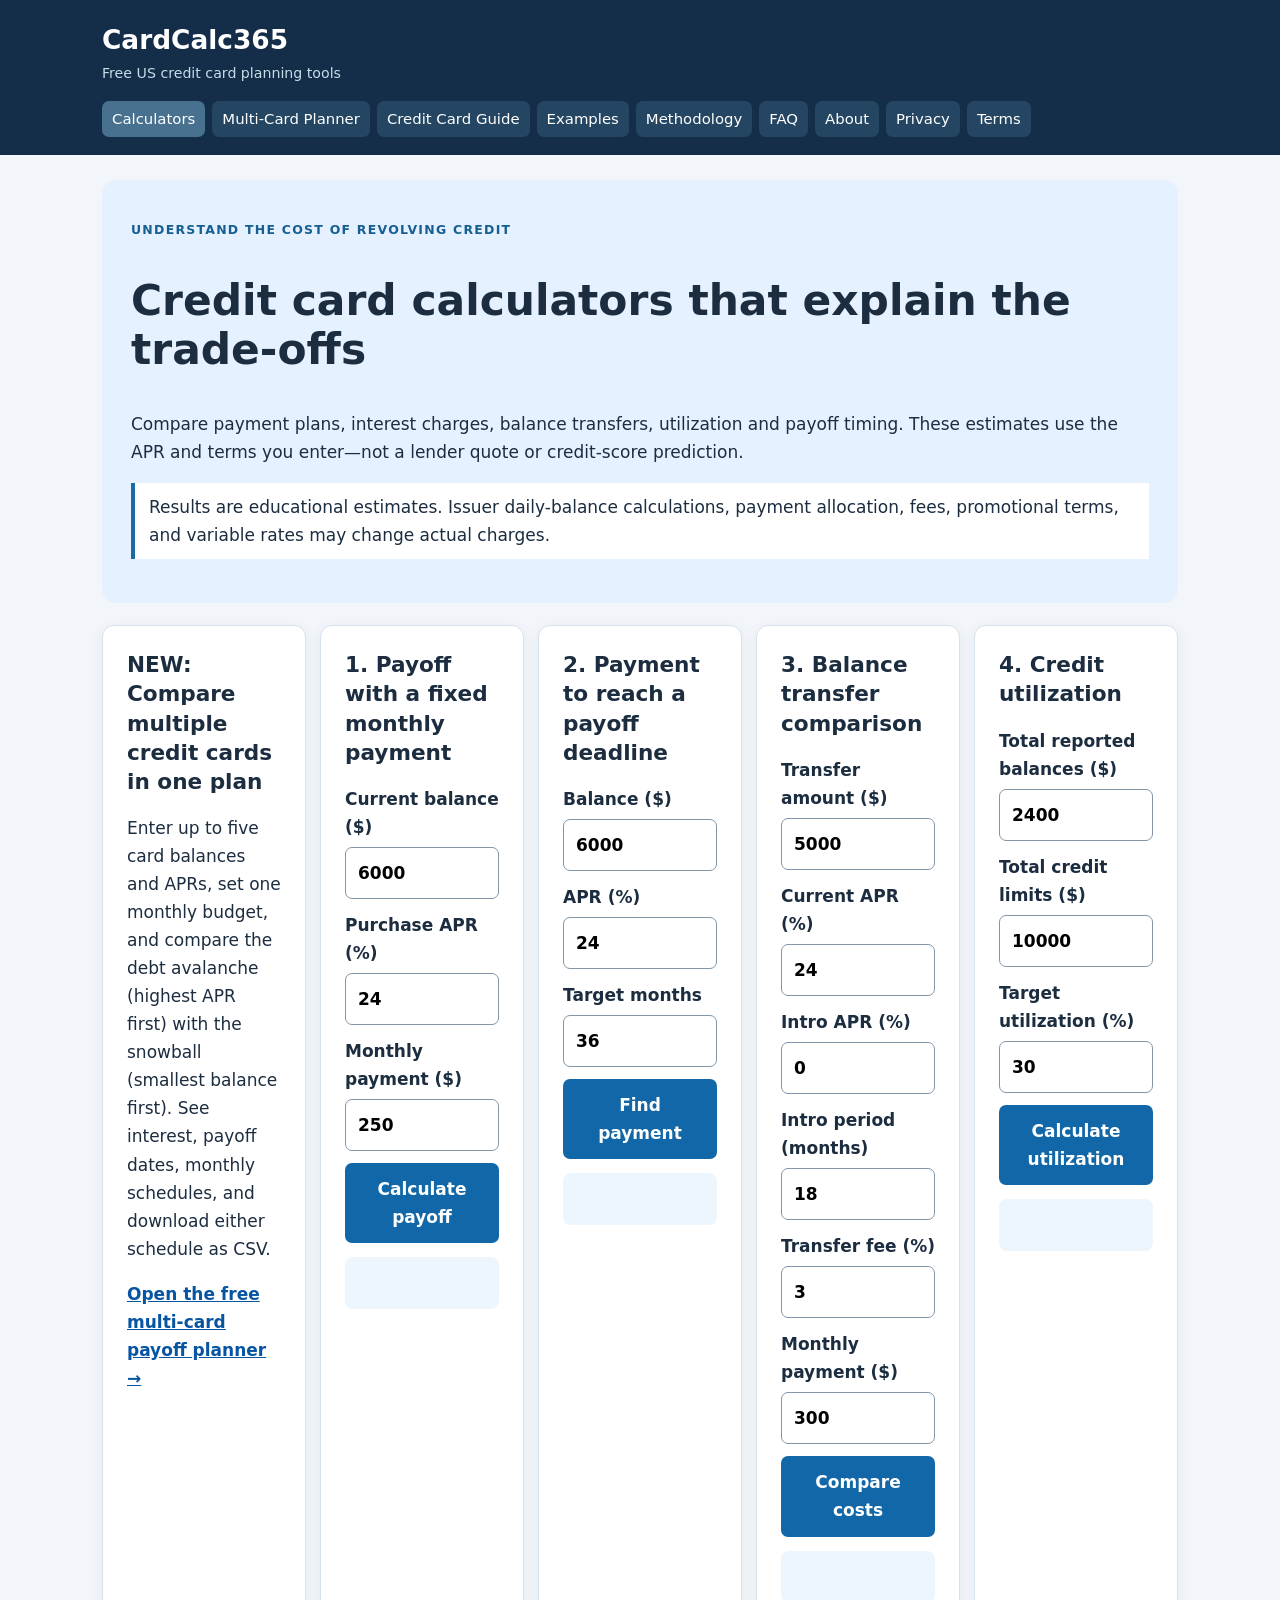
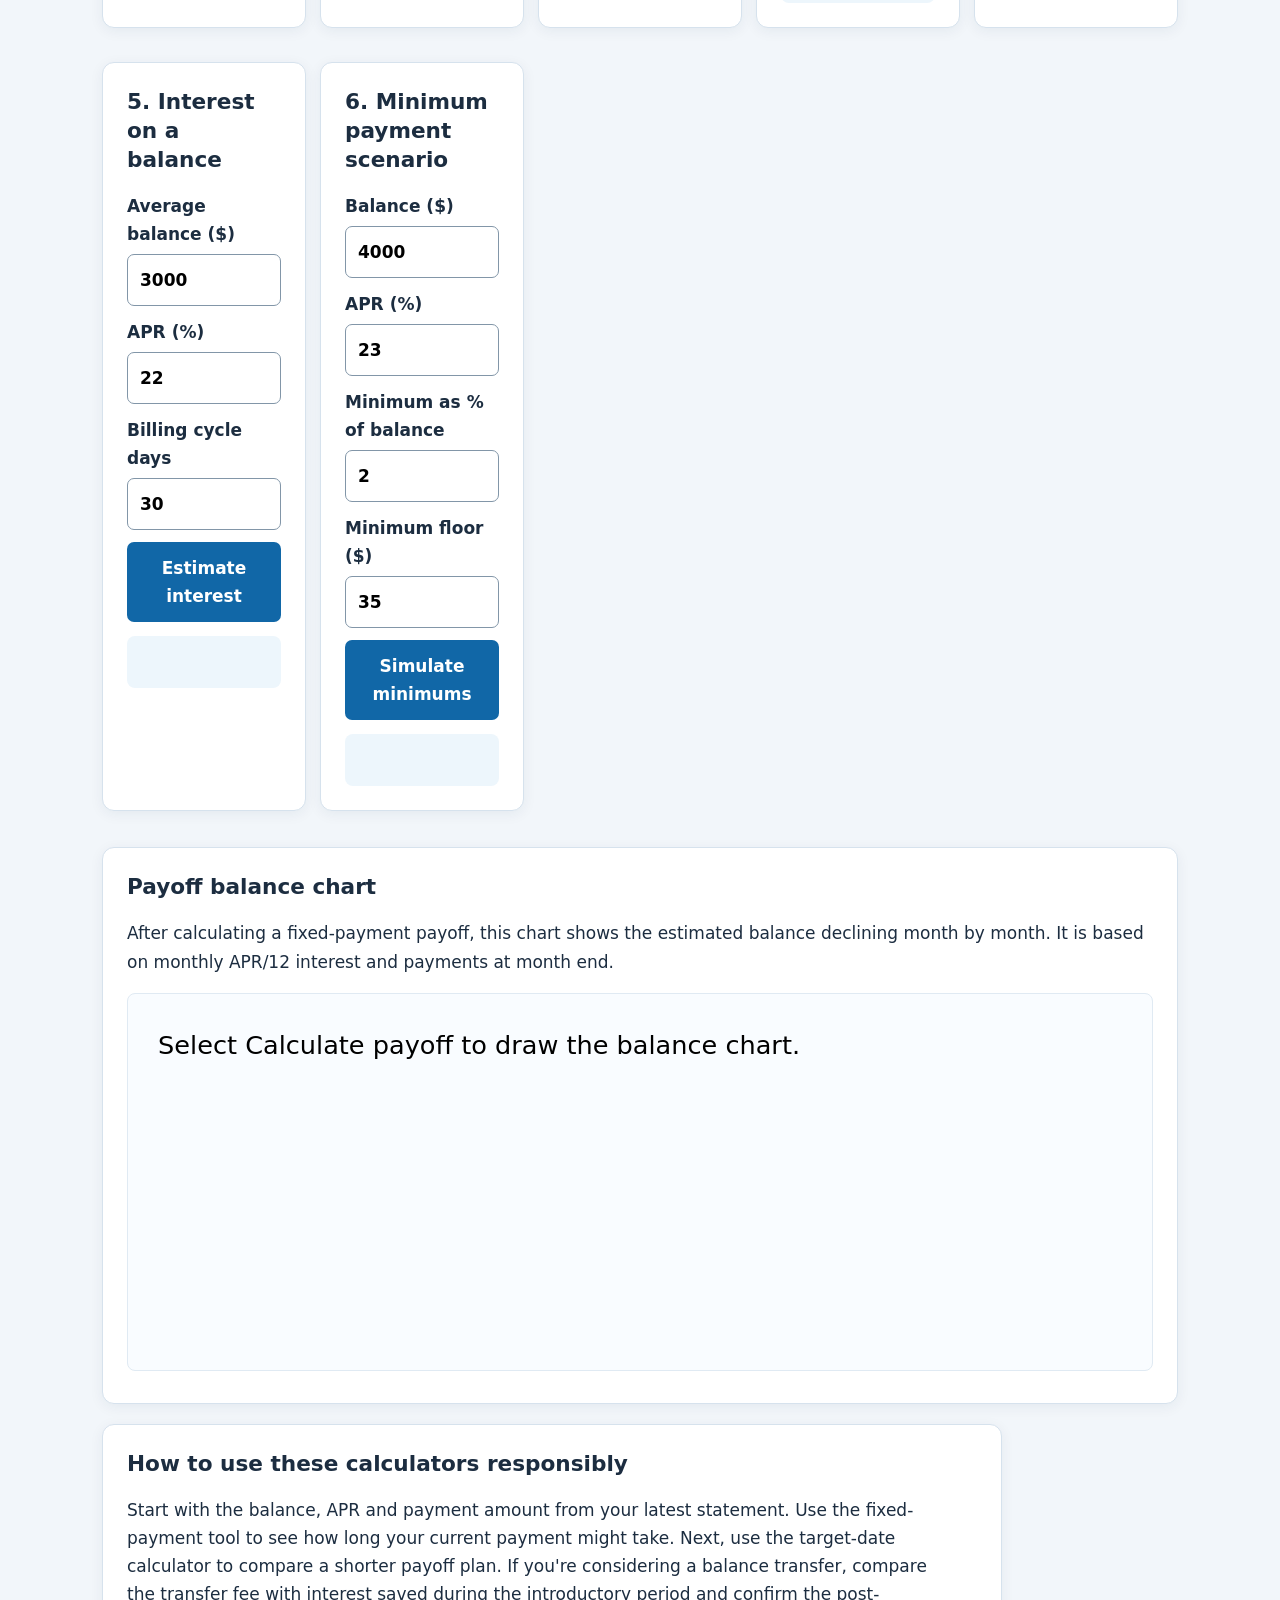
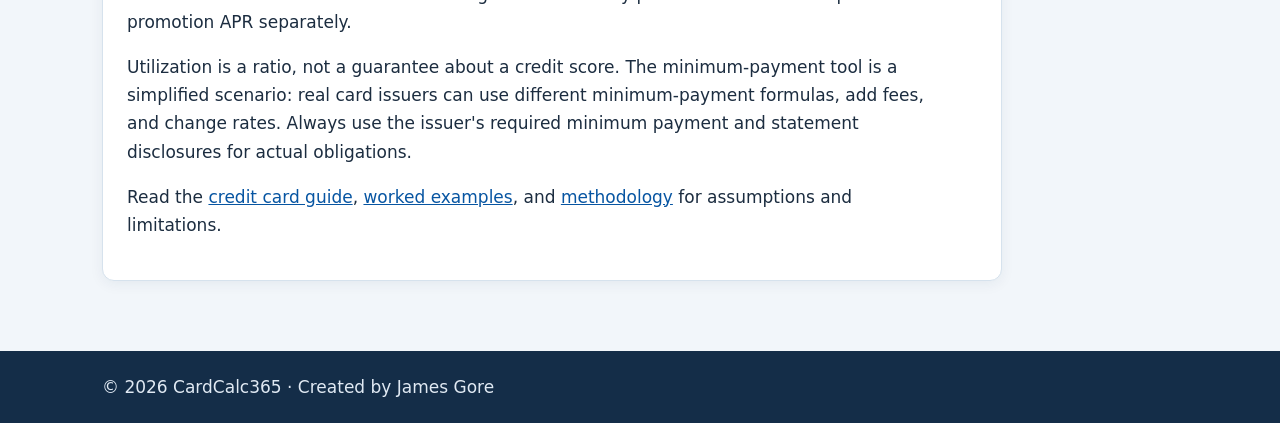
<file: index.html>
<!doctype html><html lang="en"><head><meta charset="utf-8"><meta name="viewport" content="width=device-width,initial-scale=1"><meta name="theme-color" content="#142d48"><title>Credit Card Payoff, Interest, Balance Transfer &amp; Utilization Calculators | CardCalc365</title><meta name="description" content="Six free credit card planning calculators with payoff charts and practical explanations."><link rel="canonical" href="https://cardcalc365.com/index.html"><link rel="stylesheet" href="style.css"><script async src="https://pagead2.googlesyndication.com/pagead/js/adsbygoogle.js?client=ca-pub-5287196493103465" crossorigin="anonymous"></script><script defer src="script.js"></script></head><body><a class="skip" href="#main">Skip to content</a><header><div class="wrap"><div class="brand"><a href="index.html">CardCalc365</a><small>Free US credit card planning tools</small></div><nav aria-label="Main navigation"><a href="index.html" aria-current="page">Calculators</a><a href="planner.html">Multi-Card Planner</a><a href="guide.html">Credit Card Guide</a><a href="examples.html">Examples</a><a href="methodology.html">Methodology</a><a href="faq.html">FAQ</a><a href="about.html">About</a><a href="privacy.html">Privacy</a><a href="terms.html">Terms</a></nav></div></header><main id="main" class="wrap"><section class="hero"><p class="eyebrow">Understand the cost of revolving credit</p><h1>Credit card calculators that explain the trade-offs</h1><p>Compare payment plans, interest charges, balance transfers, utilization and payoff timing. These estimates use the APR and terms you enter—not a lender quote or credit-score prediction.</p><p class="note">Results are educational estimates. Issuer daily-balance calculations, payment allocation, fees, promotional terms, and variable rates may change actual charges.</p></section>
<div class="grid tools">
<section class="panel article"><h2>NEW: Compare multiple credit cards in one plan</h2><p>Enter up to five card balances and APRs, set one monthly budget, and compare the debt avalanche (highest APR first) with the snowball (smallest balance first). See interest, payoff dates, monthly schedules, and download either schedule as CSV.</p><p><a href="planner.html"><strong>Open the free multi-card payoff planner →</strong></a></p></section><section class="panel"><h2>1. Payoff with a fixed monthly payment</h2><label>Current balance ($)<input id="pbal" type="number" min="0" step="0.01" value="6000"></label><label>Purchase APR (%)<input id="papr" type="number" min="0" max="100" step="0.01" value="24"></label><label>Monthly payment ($)<input id="ppay" type="number" min="0" step="0.01" value="250"></label><button data-calc="payoff">Calculate payoff</button><div class="result" id="payoff-result" aria-live="polite"></div></section>
<section class="panel"><h2>2. Payment to reach a payoff deadline</h2><label>Balance ($)<input id="tbal" type="number" min="0" value="6000"></label><label>APR (%)<input id="tapr" type="number" min="0" max="100" value="24"></label><label>Target months<input id="tmonths" type="number" min="1" max="600" value="36"></label><button data-calc="target">Find payment</button><div class="result" id="target-result" aria-live="polite"></div></section>
<section class="panel"><h2>3. Balance transfer comparison</h2><label>Transfer amount ($)<input id="bbal" type="number" min="0" value="5000"></label><label>Current APR (%)<input id="bapr" type="number" min="0" max="100" value="24"></label><label>Intro APR (%)<input id="bintro" type="number" min="0" max="100" value="0"></label><label>Intro period (months)<input id="bmonths" type="number" min="1" max="120" value="18"></label><label>Transfer fee (%)<input id="bfee" type="number" min="0" max="100" value="3"></label><label>Monthly payment ($)<input id="bpay" type="number" min="0" value="300"></label><button data-calc="transfer">Compare costs</button><div class="result" id="transfer-result" aria-live="polite"></div></section>
<section class="panel"><h2>4. Credit utilization</h2><label>Total reported balances ($)<input id="ubal" type="number" min="0" value="2400"></label><label>Total credit limits ($)<input id="ulimit" type="number" min="0" value="10000"></label><label>Target utilization (%)<input id="utarget" type="number" min="0" max="100" value="30"></label><button data-calc="util">Calculate utilization</button><div class="result" id="util-result" aria-live="polite"></div></section>
<section class="panel"><h2>5. Interest on a balance</h2><label>Average balance ($)<input id="ibal" type="number" min="0" value="3000"></label><label>APR (%)<input id="iapr" type="number" min="0" max="100" value="22"></label><label>Billing cycle days<input id="idays" type="number" min="1" max="62" value="30"></label><button data-calc="interest">Estimate interest</button><div class="result" id="interest-result" aria-live="polite"></div></section>
<section class="panel"><h2>6. Minimum payment scenario</h2><label>Balance ($)<input id="mbal" type="number" min="0" value="4000"></label><label>APR (%)<input id="mapr" type="number" min="0" max="100" value="23"></label><label>Minimum as % of balance<input id="mpct" type="number" min="0" max="100" value="2"></label><label>Minimum floor ($)<input id="mfloor" type="number" min="0" value="35"></label><button data-calc="minimum">Simulate minimums</button><div class="result" id="minimum-result" aria-live="polite"></div></section>
</div><section class="panel"><h2>Payoff balance chart</h2><p>After calculating a fixed-payment payoff, this chart shows the estimated balance declining month by month. It is based on monthly APR/12 interest and payments at month end.</p><svg id="chart" viewBox="0 0 680 250" role="img" aria-label="Remaining card balance over time"><text x="20" y="40">Select Calculate payoff to draw the balance chart.</text></svg></section>
<section class="panel article"><h2>How to use these calculators responsibly</h2><p>Start with the balance, APR and payment amount from your latest statement. Use the fixed-payment tool to see how long your current payment might take. Next, use the target-date calculator to compare a shorter payoff plan. If you're considering a balance transfer, compare the transfer fee with interest saved during the introductory period and confirm the post-promotion APR separately.</p><p>Utilization is a ratio, not a guarantee about a credit score. The minimum-payment tool is a simplified scenario: real card issuers can use different minimum-payment formulas, add fees, and change rates. Always use the issuer's required minimum payment and statement disclosures for actual obligations.</p><p>Read the <a href="guide.html">credit card guide</a>, <a href="examples.html">worked examples</a>, and <a href="methodology.html">methodology</a> for assumptions and limitations.</p></section></main><footer><div class="wrap">© <span class="year">2026</span> CardCalc365 · Created by James Gore</div></footer></body></html>
</file>
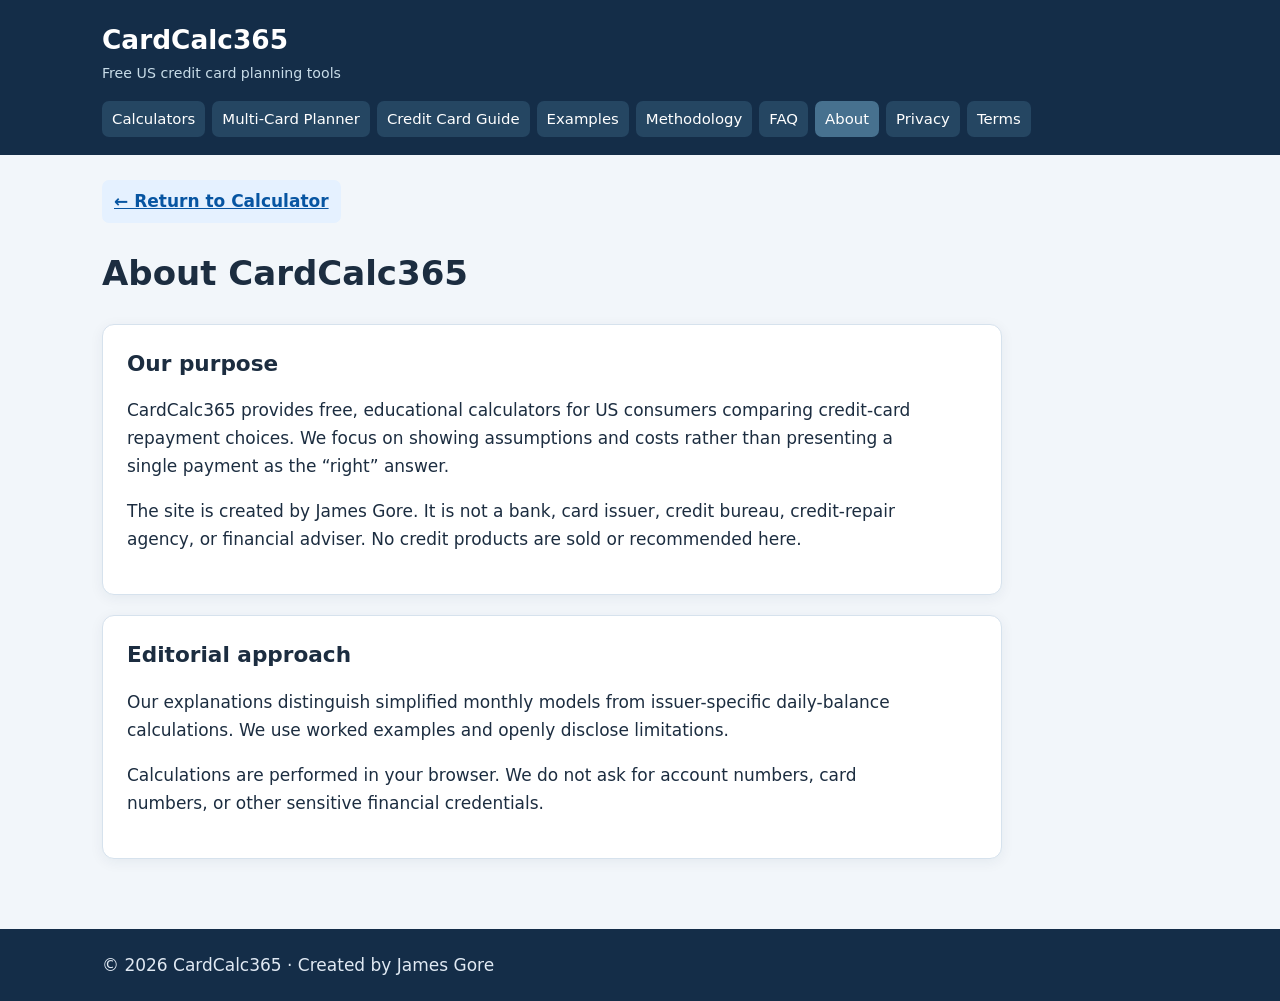
<file: about.html>
<!doctype html><html lang="en"><head><meta charset="utf-8"><meta name="viewport" content="width=device-width,initial-scale=1"><meta name="theme-color" content="#142d48"><title>About CardCalc365 | CardCalc365</title><meta name="description" content="Independent educational credit card calculators"><link rel="canonical" href="https://cardcalc365.com/about.html"><link rel="stylesheet" href="style.css"><script async src="https://pagead2.googlesyndication.com/pagead/js/adsbygoogle.js?client=ca-pub-5287196493103465" crossorigin="anonymous"></script><script defer src="script.js"></script></head><body><a class="skip" href="#main">Skip to content</a><header><div class="wrap"><div class="brand"><a href="index.html">CardCalc365</a><small>Free US credit card planning tools</small></div><nav aria-label="Main navigation"><a href="index.html">Calculators</a><a href="planner.html">Multi-Card Planner</a><a href="guide.html">Credit Card Guide</a><a href="examples.html">Examples</a><a href="methodology.html">Methodology</a><a href="faq.html">FAQ</a><a href="about.html" aria-current="page">About</a><a href="privacy.html">Privacy</a><a href="terms.html">Terms</a></nav></div></header><main id="main" class="wrap"><p class="return"><a href="index.html">← Return to Calculator</a></p><h1>About CardCalc365</h1><section class="panel article"><h2>Our purpose</h2><p>CardCalc365 provides free, educational calculators for US consumers comparing credit-card repayment choices. We focus on showing assumptions and costs rather than presenting a single payment as the “right” answer.</p><p>The site is created by James Gore. It is not a bank, card issuer, credit bureau, credit-repair agency, or financial adviser. No credit products are sold or recommended here.</p></section><section class="panel article"><h2>Editorial approach</h2><p>Our explanations distinguish simplified monthly models from issuer-specific daily-balance calculations. We use worked examples and openly disclose limitations.</p><p>Calculations are performed in your browser. We do not ask for account numbers, card numbers, or other sensitive financial credentials.</p></section></main><footer><div class="wrap">© <span class="year">2026</span> CardCalc365 · Created by James Gore</div></footer></body></html>
</file>
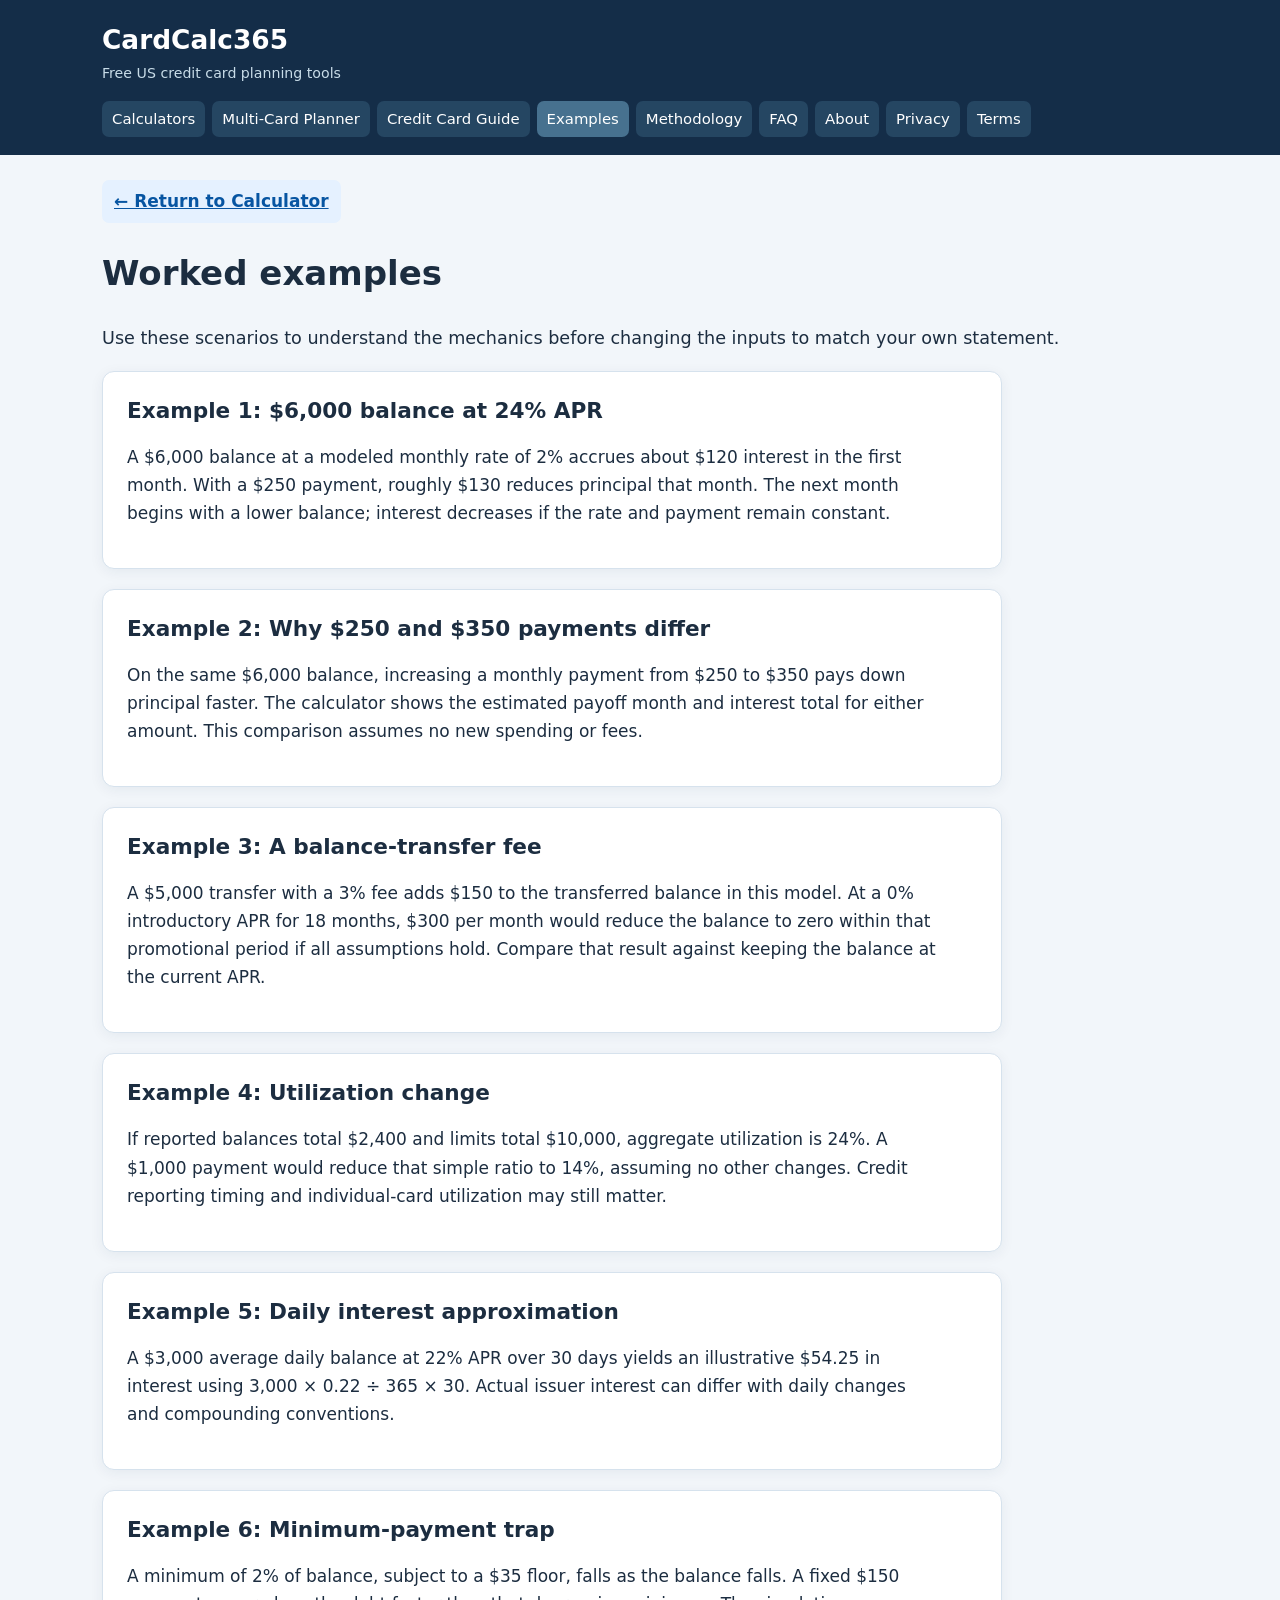
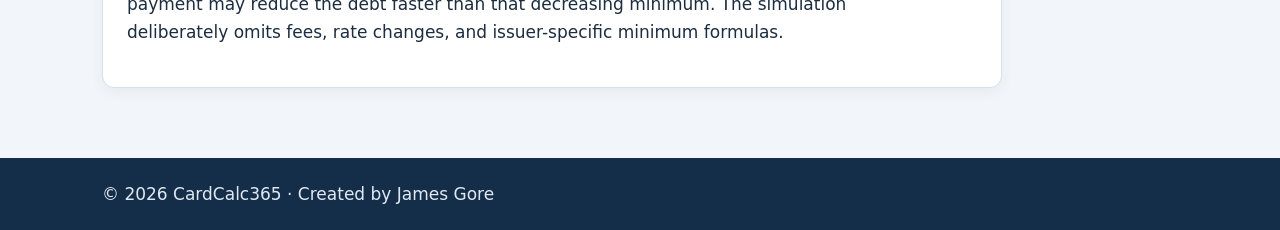
<file: examples.html>
<!doctype html><html lang="en"><head><meta charset="utf-8"><meta name="viewport" content="width=device-width,initial-scale=1"><meta name="theme-color" content="#142d48"><title>Worked Credit Card Examples | CardCalc365</title><meta name="description" content="Six practical examples of interest, payoff, transfers and utilization"><link rel="canonical" href="https://cardcalc365.com/examples.html"><link rel="stylesheet" href="style.css"><script async src="https://pagead2.googlesyndication.com/pagead/js/adsbygoogle.js?client=ca-pub-5287196493103465" crossorigin="anonymous"></script><script defer src="script.js"></script></head><body><a class="skip" href="#main">Skip to content</a><header><div class="wrap"><div class="brand"><a href="index.html">CardCalc365</a><small>Free US credit card planning tools</small></div><nav aria-label="Main navigation"><a href="index.html">Calculators</a><a href="planner.html">Multi-Card Planner</a><a href="guide.html">Credit Card Guide</a><a href="examples.html" aria-current="page">Examples</a><a href="methodology.html">Methodology</a><a href="faq.html">FAQ</a><a href="about.html">About</a><a href="privacy.html">Privacy</a><a href="terms.html">Terms</a></nav></div></header><main id="main" class="wrap"><p class="return"><a href="index.html">← Return to Calculator</a></p><h1>Worked examples</h1><p class="lede">Use these scenarios to understand the mechanics before changing the inputs to match your own statement.</p><section class="panel article"><h2>Example 1: $6,000 balance at 24% APR</h2><p>A $6,000 balance at a modeled monthly rate of 2% accrues about $120 interest in the first month. With a $250 payment, roughly $130 reduces principal that month. The next month begins with a lower balance; interest decreases if the rate and payment remain constant.</p></section><section class="panel article"><h2>Example 2: Why $250 and $350 payments differ</h2><p>On the same $6,000 balance, increasing a monthly payment from $250 to $350 pays down principal faster. The calculator shows the estimated payoff month and interest total for either amount. This comparison assumes no new spending or fees.</p></section><section class="panel article"><h2>Example 3: A balance-transfer fee</h2><p>A $5,000 transfer with a 3% fee adds $150 to the transferred balance in this model. At a 0% introductory APR for 18 months, $300 per month would reduce the balance to zero within that promotional period if all assumptions hold. Compare that result against keeping the balance at the current APR.</p></section><section class="panel article"><h2>Example 4: Utilization change</h2><p>If reported balances total $2,400 and limits total $10,000, aggregate utilization is 24%. A $1,000 payment would reduce that simple ratio to 14%, assuming no other changes. Credit reporting timing and individual-card utilization may still matter.</p></section><section class="panel article"><h2>Example 5: Daily interest approximation</h2><p>A $3,000 average daily balance at 22% APR over 30 days yields an illustrative $54.25 in interest using 3,000 × 0.22 ÷ 365 × 30. Actual issuer interest can differ with daily changes and compounding conventions.</p></section><section class="panel article"><h2>Example 6: Minimum-payment trap</h2><p>A minimum of 2% of balance, subject to a $35 floor, falls as the balance falls. A fixed $150 payment may reduce the debt faster than that decreasing minimum. The simulation deliberately omits fees, rate changes, and issuer-specific minimum formulas.</p></section></main><footer><div class="wrap">© <span class="year">2026</span> CardCalc365 · Created by James Gore</div></footer></body></html>
</file>
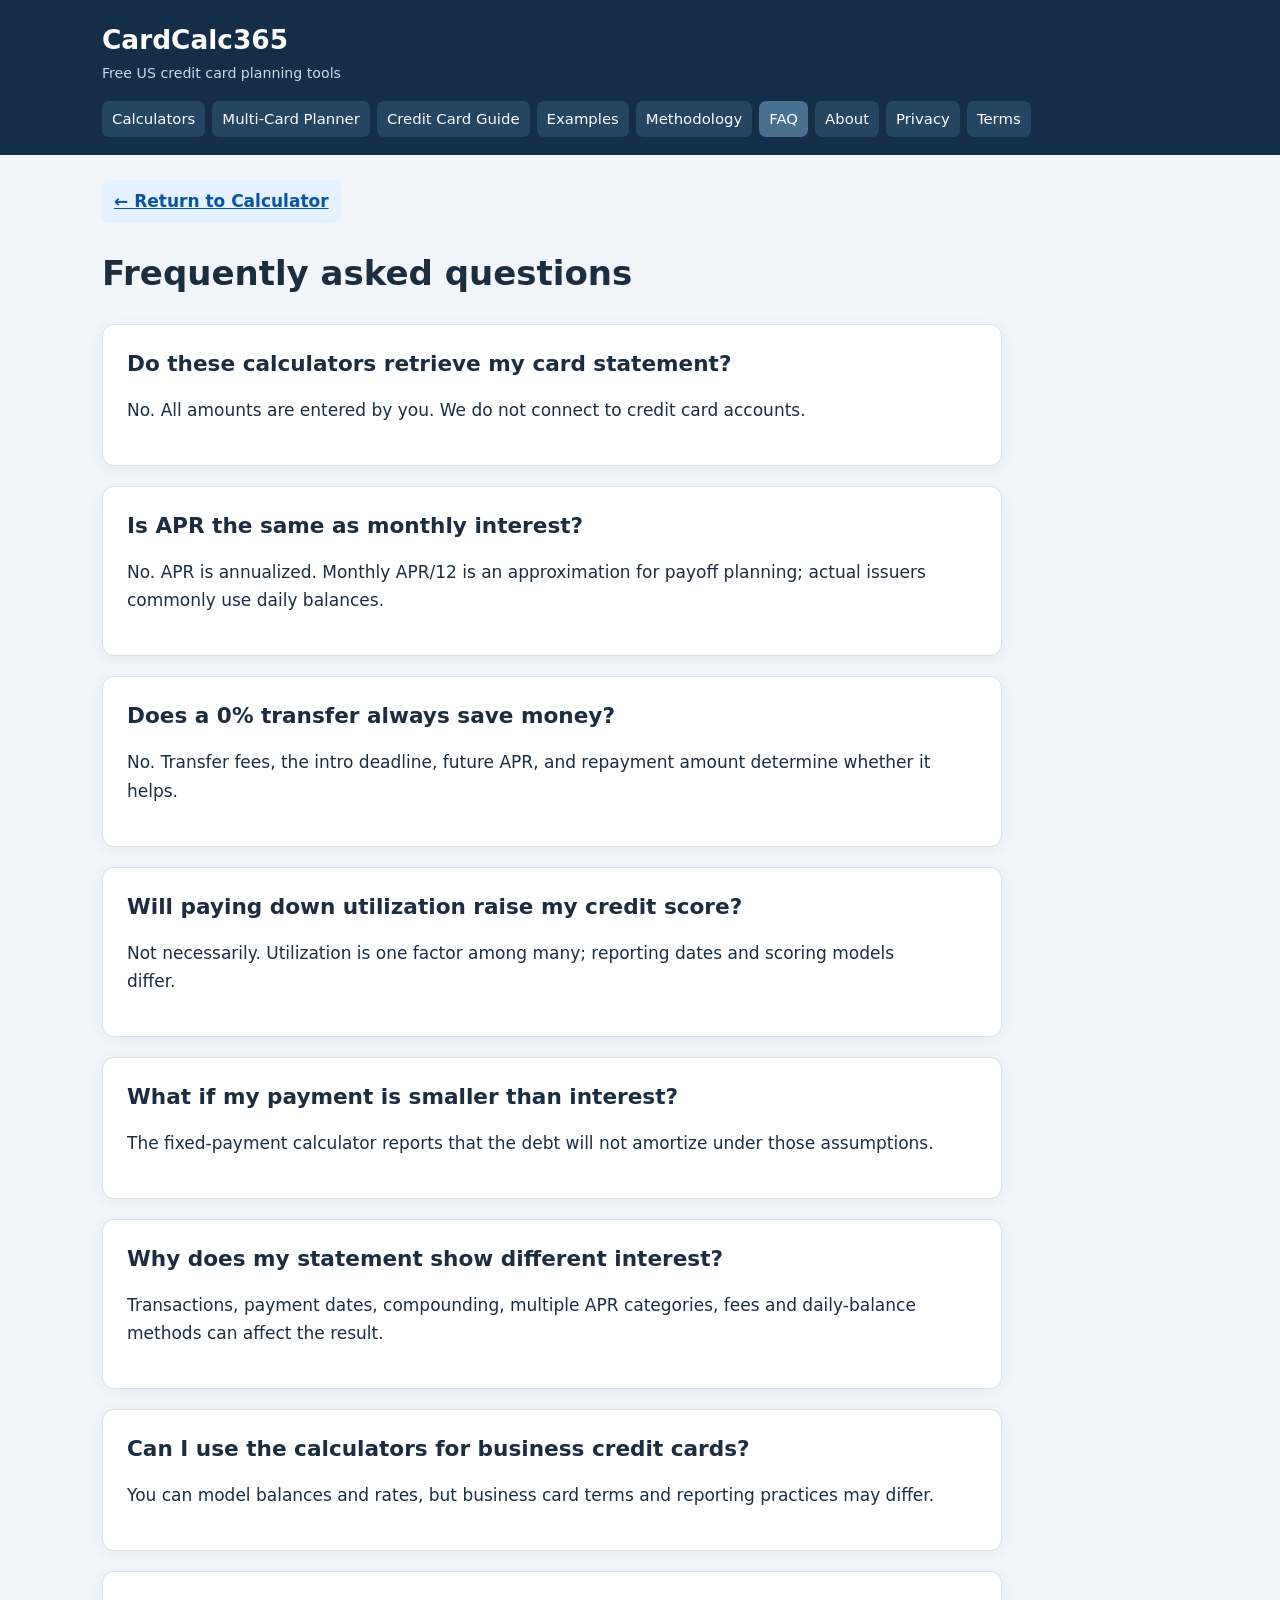
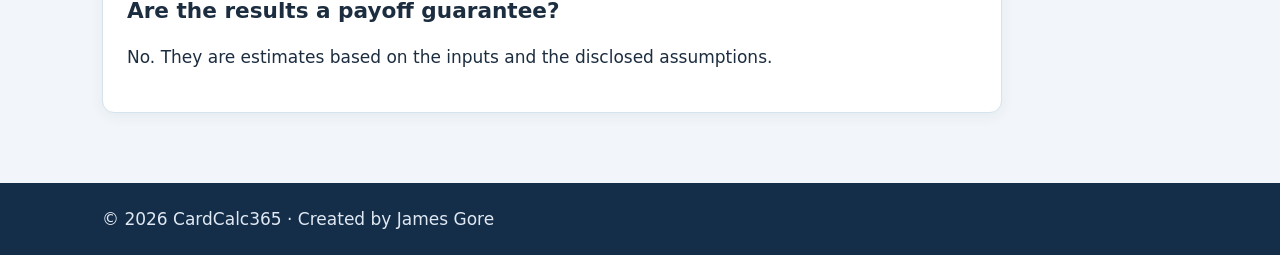
<file: faq.html>
<!doctype html><html lang="en"><head><meta charset="utf-8"><meta name="viewport" content="width=device-width,initial-scale=1"><meta name="theme-color" content="#142d48"><title>Credit Card Calculator FAQ | CardCalc365</title><meta name="description" content="Answers about credit card payoff, APR, minimums and transfers"><link rel="canonical" href="https://cardcalc365.com/faq.html"><link rel="stylesheet" href="style.css"><script async src="https://pagead2.googlesyndication.com/pagead/js/adsbygoogle.js?client=ca-pub-5287196493103465" crossorigin="anonymous"></script><script defer src="script.js"></script></head><body><a class="skip" href="#main">Skip to content</a><header><div class="wrap"><div class="brand"><a href="index.html">CardCalc365</a><small>Free US credit card planning tools</small></div><nav aria-label="Main navigation"><a href="index.html">Calculators</a><a href="planner.html">Multi-Card Planner</a><a href="guide.html">Credit Card Guide</a><a href="examples.html">Examples</a><a href="methodology.html">Methodology</a><a href="faq.html" aria-current="page">FAQ</a><a href="about.html">About</a><a href="privacy.html">Privacy</a><a href="terms.html">Terms</a></nav></div></header><main id="main" class="wrap"><p class="return"><a href="index.html">← Return to Calculator</a></p><h1>Frequently asked questions</h1><section class="panel article"><h2>Do these calculators retrieve my card statement?</h2><p>No. All amounts are entered by you. We do not connect to credit card accounts.</p></section><section class="panel article"><h2>Is APR the same as monthly interest?</h2><p>No. APR is annualized. Monthly APR/12 is an approximation for payoff planning; actual issuers commonly use daily balances.</p></section><section class="panel article"><h2>Does a 0% transfer always save money?</h2><p>No. Transfer fees, the intro deadline, future APR, and repayment amount determine whether it helps.</p></section><section class="panel article"><h2>Will paying down utilization raise my credit score?</h2><p>Not necessarily. Utilization is one factor among many; reporting dates and scoring models differ.</p></section><section class="panel article"><h2>What if my payment is smaller than interest?</h2><p>The fixed-payment calculator reports that the debt will not amortize under those assumptions.</p></section><section class="panel article"><h2>Why does my statement show different interest?</h2><p>Transactions, payment dates, compounding, multiple APR categories, fees and daily-balance methods can affect the result.</p></section><section class="panel article"><h2>Can I use the calculators for business credit cards?</h2><p>You can model balances and rates, but business card terms and reporting practices may differ.</p></section><section class="panel article"><h2>Are the results a payoff guarantee?</h2><p>No. They are estimates based on the inputs and the disclosed assumptions.</p></section></main><footer><div class="wrap">© <span class="year">2026</span> CardCalc365 · Created by James Gore</div></footer></body></html>
</file>
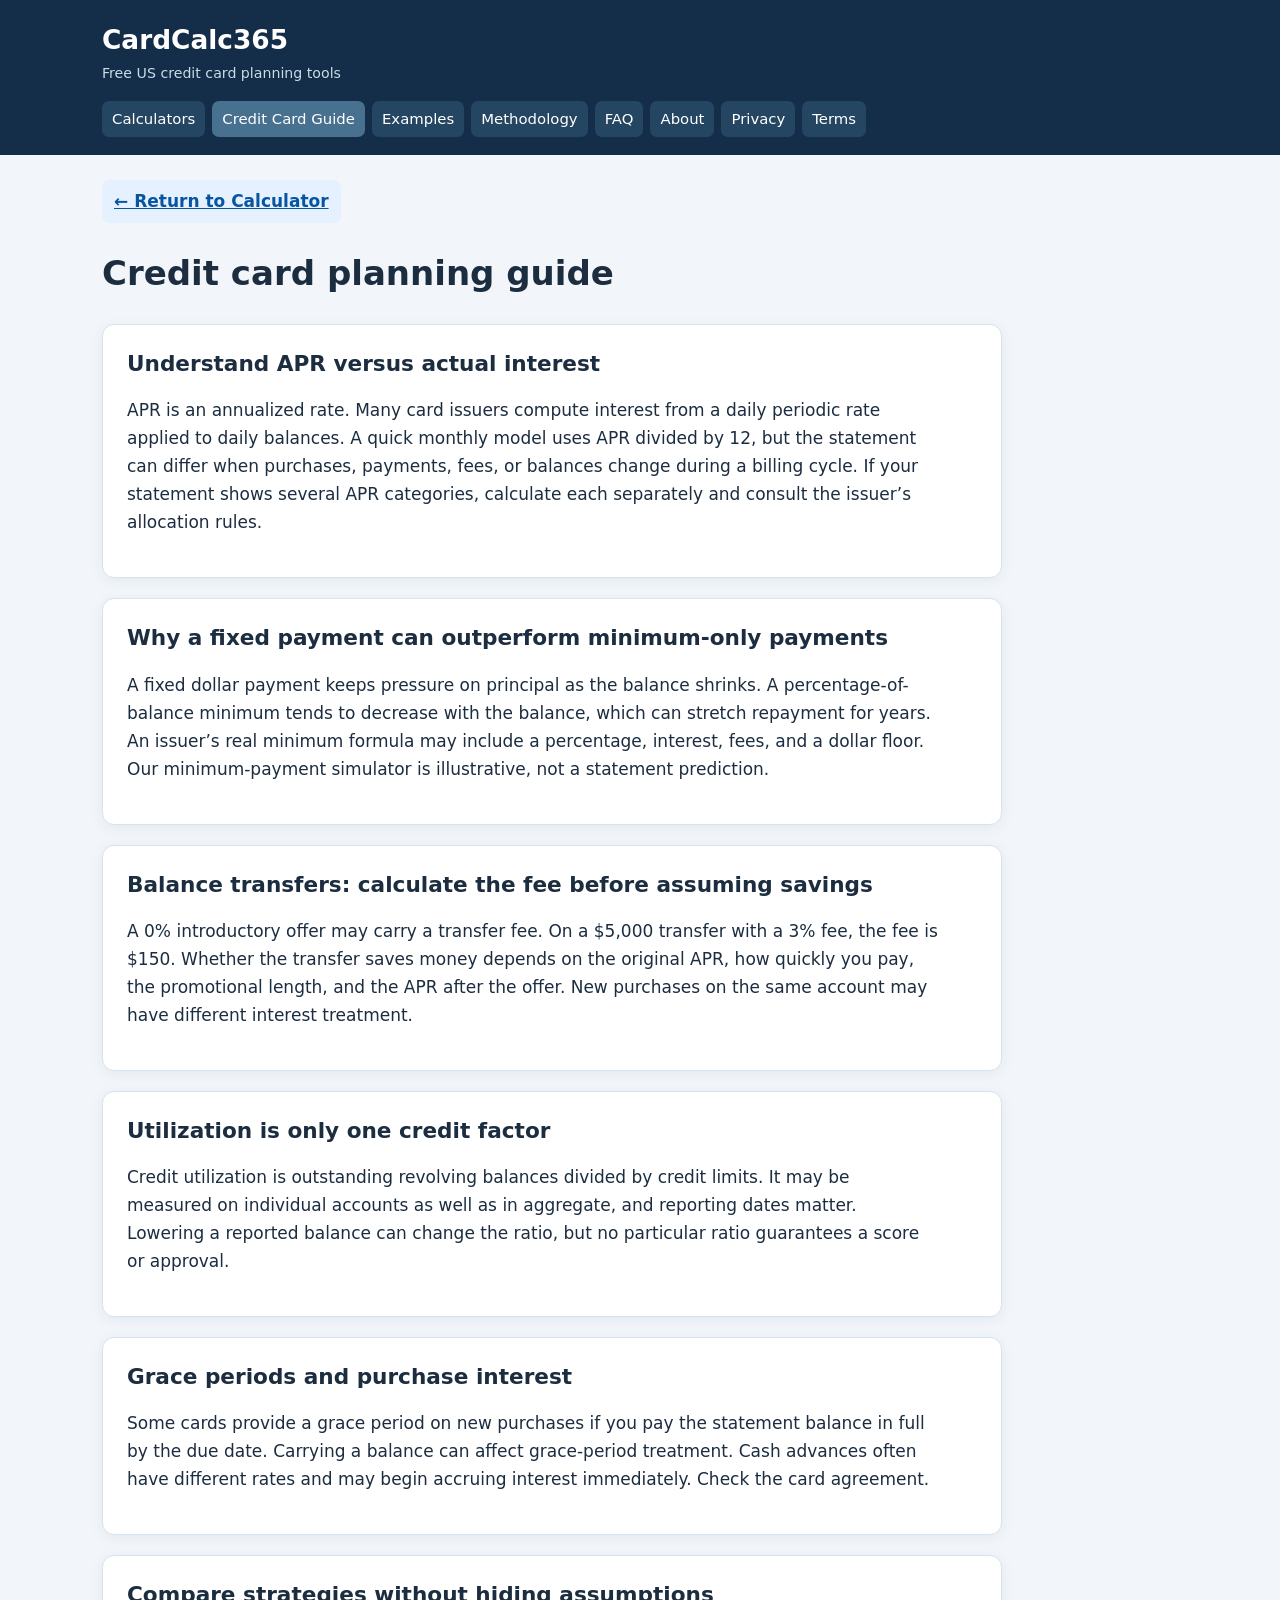
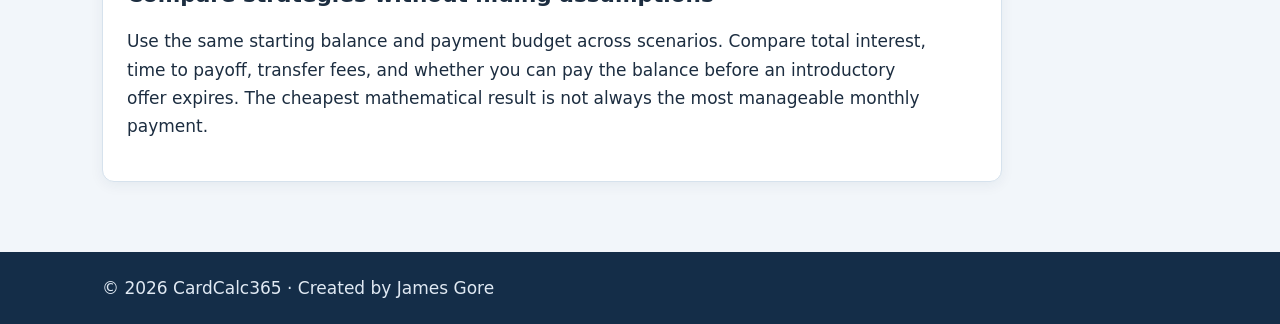
<file: guide.html>
<!doctype html><html lang="en"><head><meta charset="utf-8"><meta name="viewport" content="width=device-width,initial-scale=1"><meta name="theme-color" content="#142d48"><title>Credit Card Debt and Interest Guide | CardCalc365</title><meta name="description" content="Learn how credit card APR, minimums, transfers and utilization work"><link rel="canonical" href="https://cardcalc365.com/guide.html"><link rel="stylesheet" href="style.css"><script async src="https://pagead2.googlesyndication.com/pagead/js/adsbygoogle.js?client=ca-pub-5287196493103465" crossorigin="anonymous"></script><script defer src="script.js"></script></head><body><a class="skip" href="#main">Skip to content</a><header><div class="wrap"><div class="brand"><a href="index.html">CardCalc365</a><small>Free US credit card planning tools</small></div><nav aria-label="Main navigation"><a href="index.html">Calculators</a><a href="guide.html" aria-current="page">Credit Card Guide</a><a href="examples.html">Examples</a><a href="methodology.html">Methodology</a><a href="faq.html">FAQ</a><a href="about.html">About</a><a href="privacy.html">Privacy</a><a href="terms.html">Terms</a></nav></div></header><main id="main" class="wrap"><p class="return"><a href="index.html">← Return to Calculator</a></p><h1>Credit card planning guide</h1><section class="panel article"><h2>Understand APR versus actual interest</h2><p>APR is an annualized rate. Many card issuers compute interest from a daily periodic rate applied to daily balances. A quick monthly model uses APR divided by 12, but the statement can differ when purchases, payments, fees, or balances change during a billing cycle. If your statement shows several APR categories, calculate each separately and consult the issuer’s allocation rules.</p></section><section class="panel article"><h2>Why a fixed payment can outperform minimum-only payments</h2><p>A fixed dollar payment keeps pressure on principal as the balance shrinks. A percentage-of-balance minimum tends to decrease with the balance, which can stretch repayment for years. An issuer’s real minimum formula may include a percentage, interest, fees, and a dollar floor. Our minimum-payment simulator is illustrative, not a statement prediction.</p></section><section class="panel article"><h2>Balance transfers: calculate the fee before assuming savings</h2><p>A 0% introductory offer may carry a transfer fee. On a $5,000 transfer with a 3% fee, the fee is $150. Whether the transfer saves money depends on the original APR, how quickly you pay, the promotional length, and the APR after the offer. New purchases on the same account may have different interest treatment.</p></section><section class="panel article"><h2>Utilization is only one credit factor</h2><p>Credit utilization is outstanding revolving balances divided by credit limits. It may be measured on individual accounts as well as in aggregate, and reporting dates matter. Lowering a reported balance can change the ratio, but no particular ratio guarantees a score or approval.</p></section><section class="panel article"><h2>Grace periods and purchase interest</h2><p>Some cards provide a grace period on new purchases if you pay the statement balance in full by the due date. Carrying a balance can affect grace-period treatment. Cash advances often have different rates and may begin accruing interest immediately. Check the card agreement.</p></section><section class="panel article"><h2>Compare strategies without hiding assumptions</h2><p>Use the same starting balance and payment budget across scenarios. Compare total interest, time to payoff, transfer fees, and whether you can pay the balance before an introductory offer expires. The cheapest mathematical result is not always the most manageable monthly payment.</p></section></main><footer><div class="wrap">© <span class="year">2026</span> CardCalc365 · Created by James Gore</div></footer></body></html>
</file>
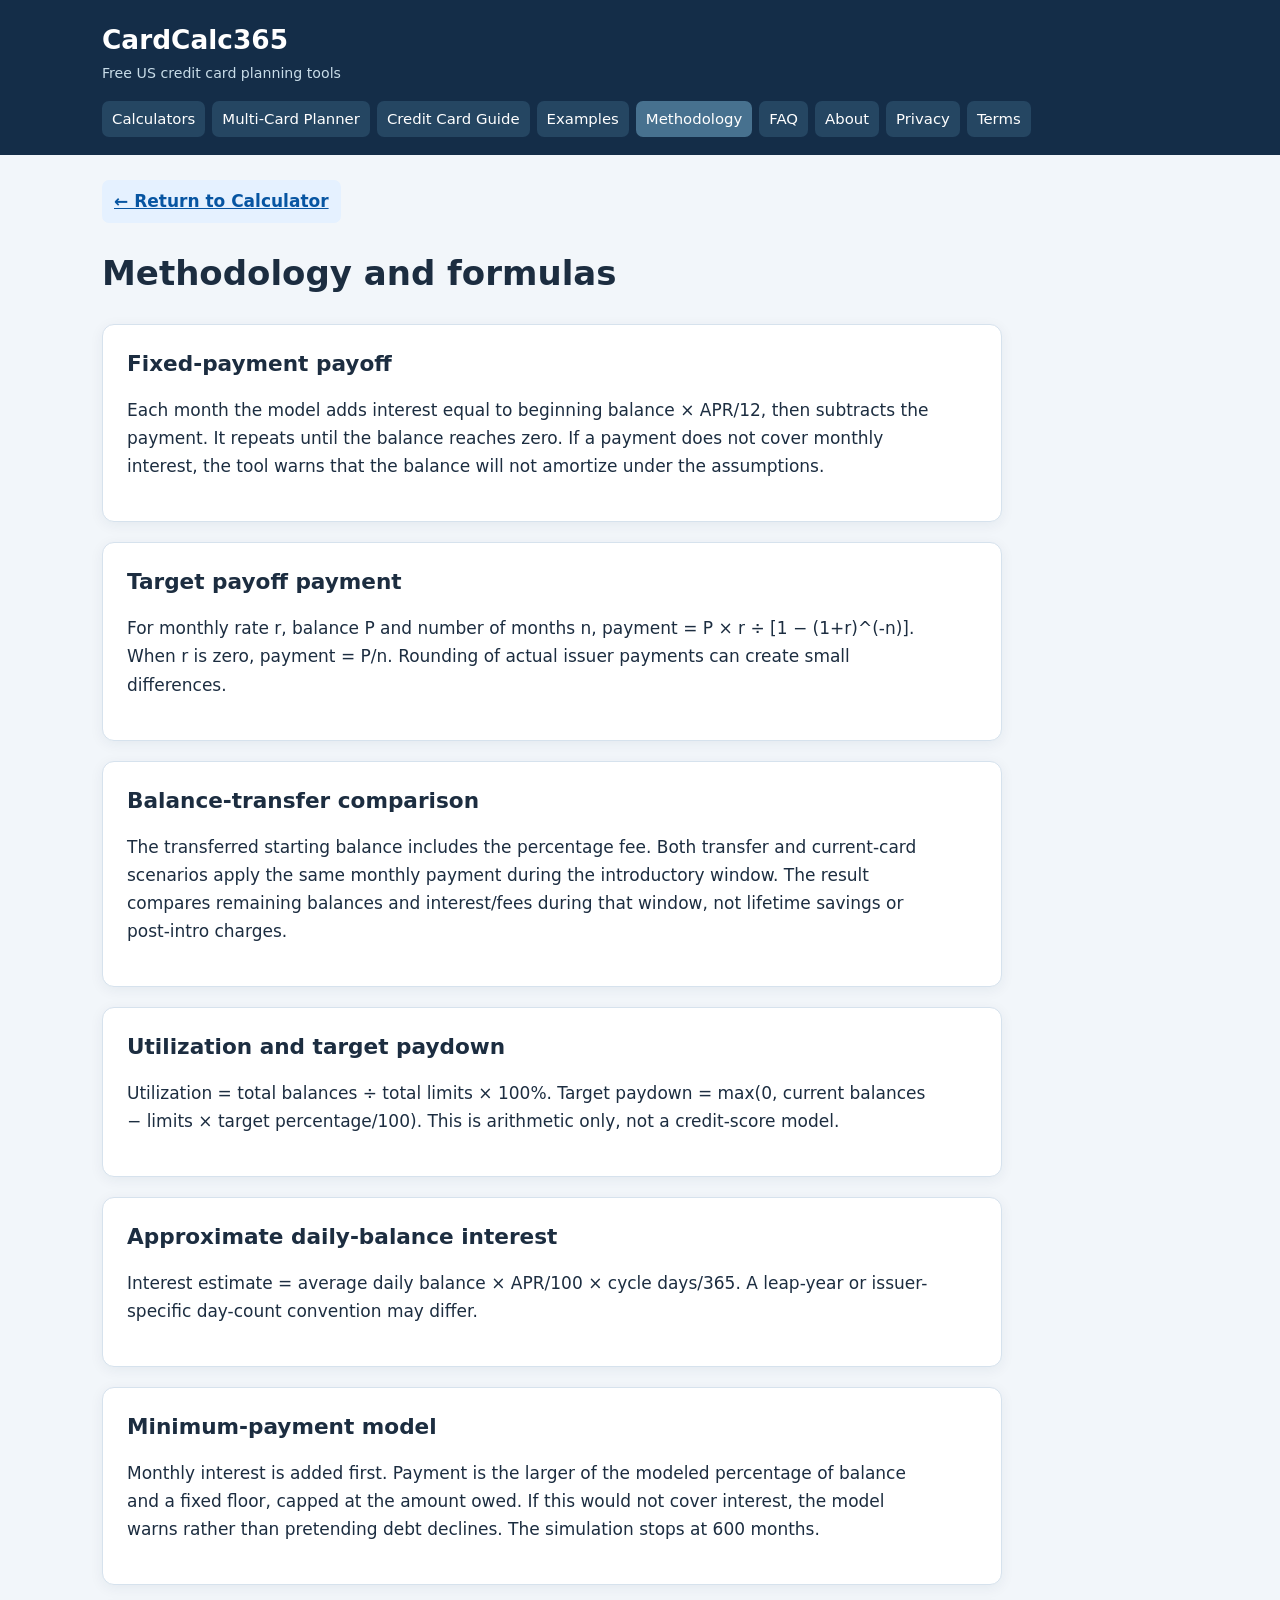
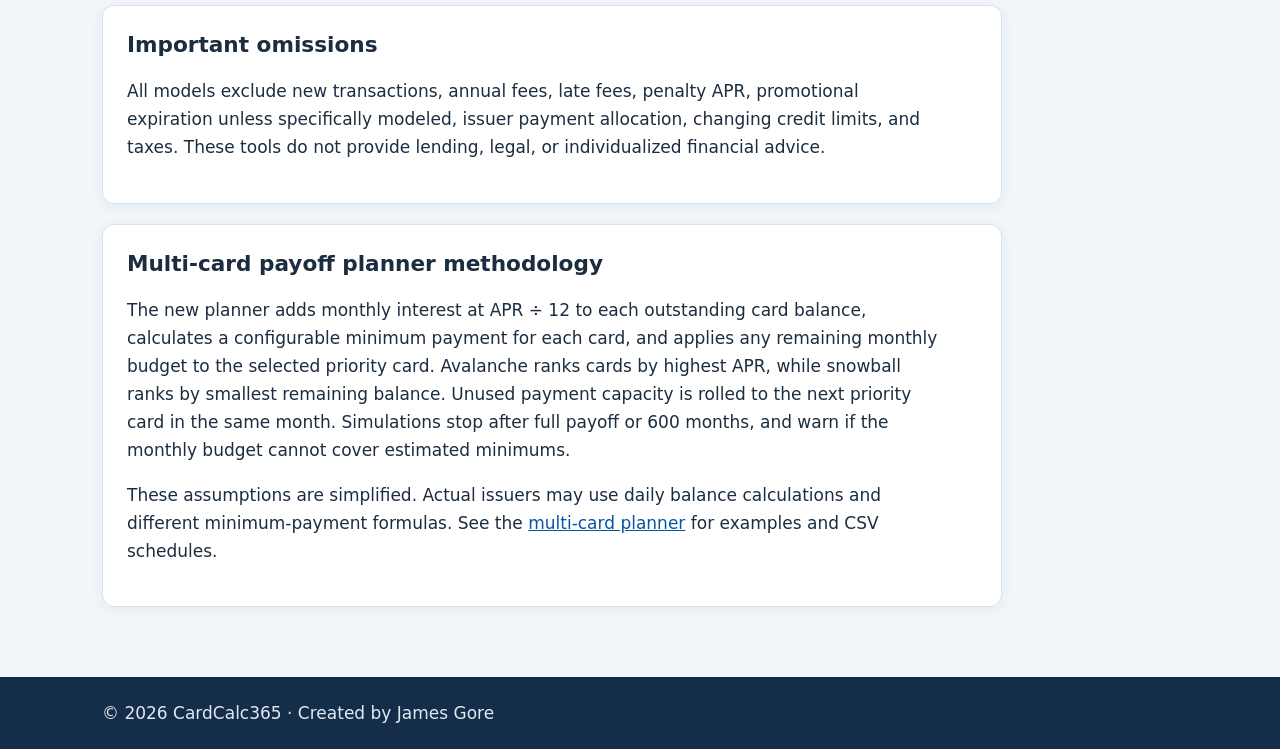
<file: methodology.html>
<!doctype html><html lang="en"><head><meta charset="utf-8"><meta name="viewport" content="width=device-width,initial-scale=1"><meta name="theme-color" content="#142d48"><title>Calculation Methods and Assumptions | CardCalc365</title><meta name="description" content="Transparent formulas and assumptions for six credit card calculators"><link rel="canonical" href="https://cardcalc365.com/methodology.html"><link rel="stylesheet" href="style.css"><script async src="https://pagead2.googlesyndication.com/pagead/js/adsbygoogle.js?client=ca-pub-5287196493103465" crossorigin="anonymous"></script><script defer src="script.js"></script></head><body><a class="skip" href="#main">Skip to content</a><header><div class="wrap"><div class="brand"><a href="index.html">CardCalc365</a><small>Free US credit card planning tools</small></div><nav aria-label="Main navigation"><a href="index.html">Calculators</a><a href="planner.html">Multi-Card Planner</a><a href="guide.html">Credit Card Guide</a><a href="examples.html">Examples</a><a href="methodology.html" aria-current="page">Methodology</a><a href="faq.html">FAQ</a><a href="about.html">About</a><a href="privacy.html">Privacy</a><a href="terms.html">Terms</a></nav></div></header><main id="main" class="wrap"><p class="return"><a href="index.html">← Return to Calculator</a></p><h1>Methodology and formulas</h1><section class="panel article"><h2>Fixed-payment payoff</h2><p>Each month the model adds interest equal to beginning balance × APR/12, then subtracts the payment. It repeats until the balance reaches zero. If a payment does not cover monthly interest, the tool warns that the balance will not amortize under the assumptions.</p></section><section class="panel article"><h2>Target payoff payment</h2><p>For monthly rate r, balance P and number of months n, payment = P × r ÷ [1 − (1+r)^(-n)]. When r is zero, payment = P/n. Rounding of actual issuer payments can create small differences.</p></section><section class="panel article"><h2>Balance-transfer comparison</h2><p>The transferred starting balance includes the percentage fee. Both transfer and current-card scenarios apply the same monthly payment during the introductory window. The result compares remaining balances and interest/fees during that window, not lifetime savings or post-intro charges.</p></section><section class="panel article"><h2>Utilization and target paydown</h2><p>Utilization = total balances ÷ total limits × 100%. Target paydown = max(0, current balances − limits × target percentage/100). This is arithmetic only, not a credit-score model.</p></section><section class="panel article"><h2>Approximate daily-balance interest</h2><p>Interest estimate = average daily balance × APR/100 × cycle days/365. A leap-year or issuer-specific day-count convention may differ.</p></section><section class="panel article"><h2>Minimum-payment model</h2><p>Monthly interest is added first. Payment is the larger of the modeled percentage of balance and a fixed floor, capped at the amount owed. If this would not cover interest, the model warns rather than pretending debt declines. The simulation stops at 600 months.</p></section><section class="panel article"><h2>Important omissions</h2><p>All models exclude new transactions, annual fees, late fees, penalty APR, promotional expiration unless specifically modeled, issuer payment allocation, changing credit limits, and taxes. These tools do not provide lending, legal, or individualized financial advice.</p></section><section class="panel article"><h2>Multi-card payoff planner methodology</h2><p>The new planner adds monthly interest at APR ÷ 12 to each outstanding card balance, calculates a configurable minimum payment for each card, and applies any remaining monthly budget to the selected priority card. Avalanche ranks cards by highest APR, while snowball ranks by smallest remaining balance. Unused payment capacity is rolled to the next priority card in the same month. Simulations stop after full payoff or 600 months, and warn if the monthly budget cannot cover estimated minimums.</p><p>These assumptions are simplified. Actual issuers may use daily balance calculations and different minimum-payment formulas. See the <a href="planner.html">multi-card planner</a> for examples and CSV schedules.</p></section></main><footer><div class="wrap">© <span class="year">2026</span> CardCalc365 · Created by James Gore</div></footer></body></html>
</file>
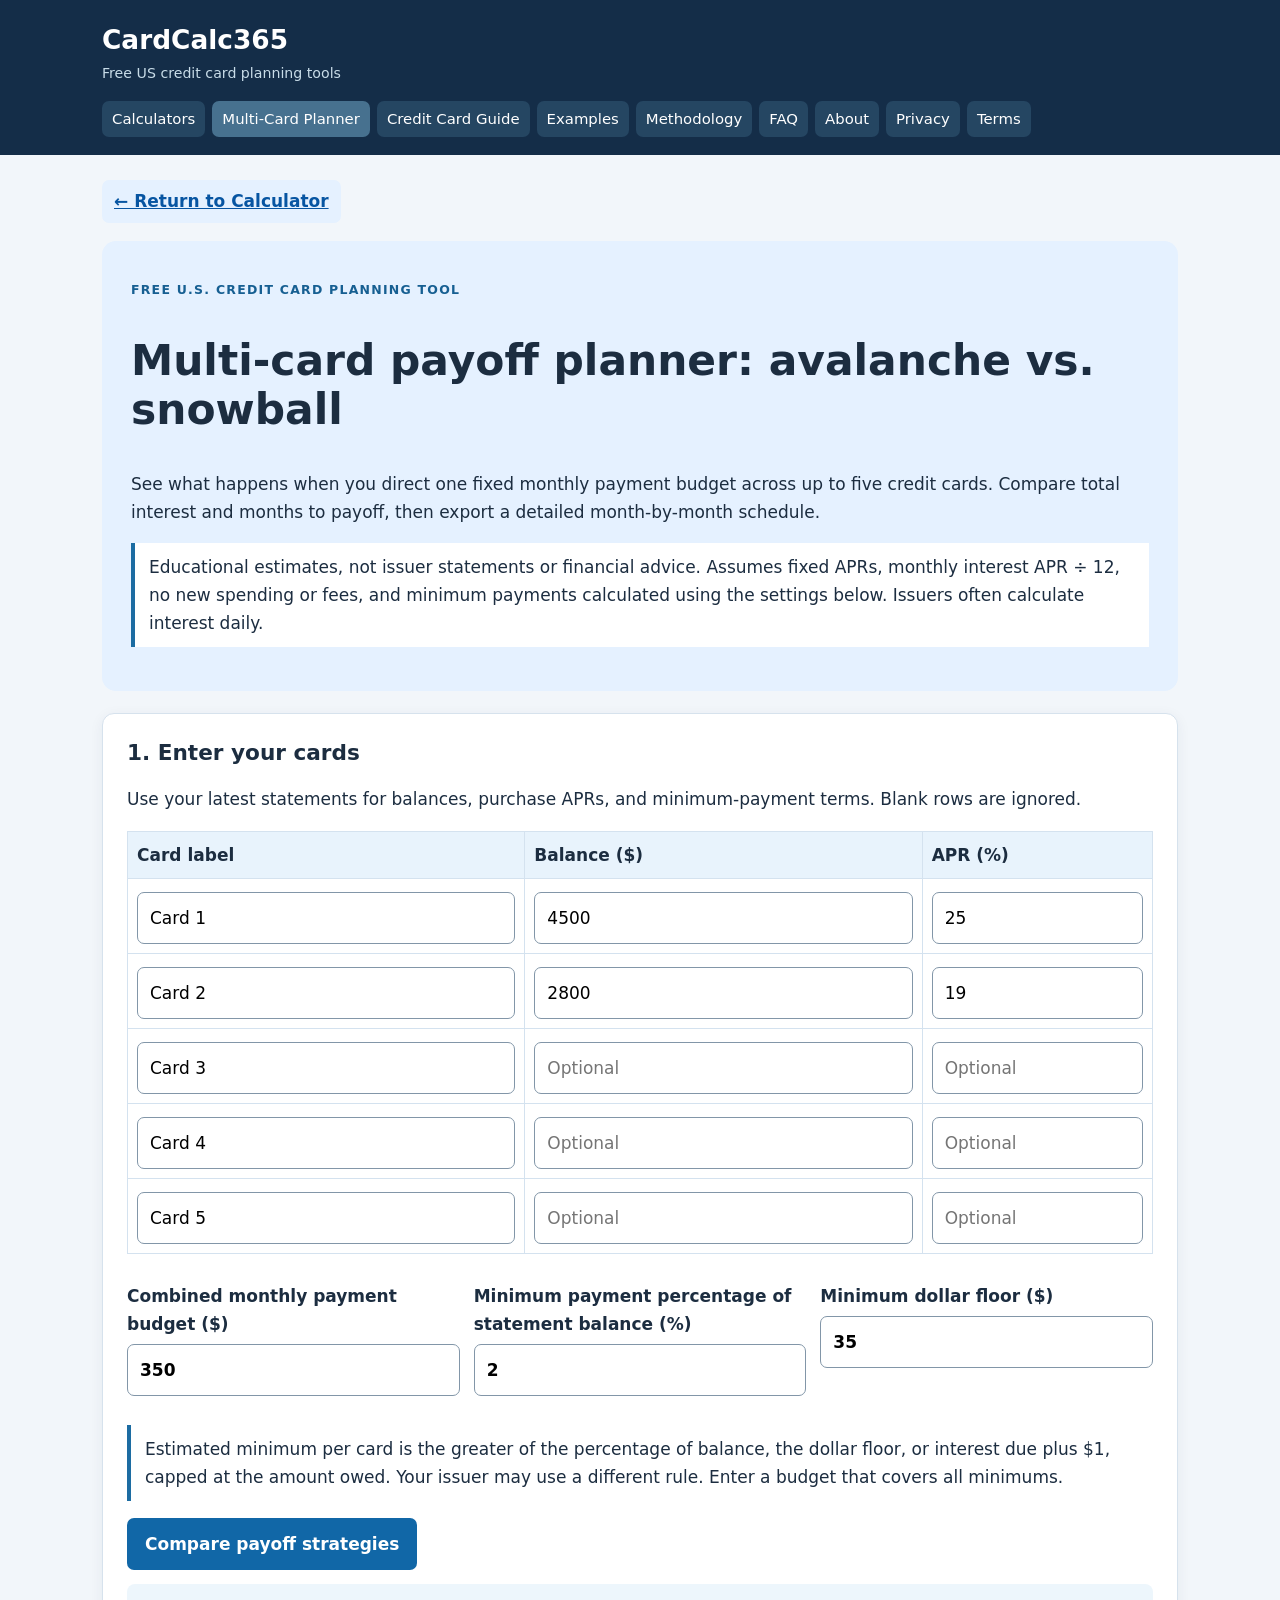
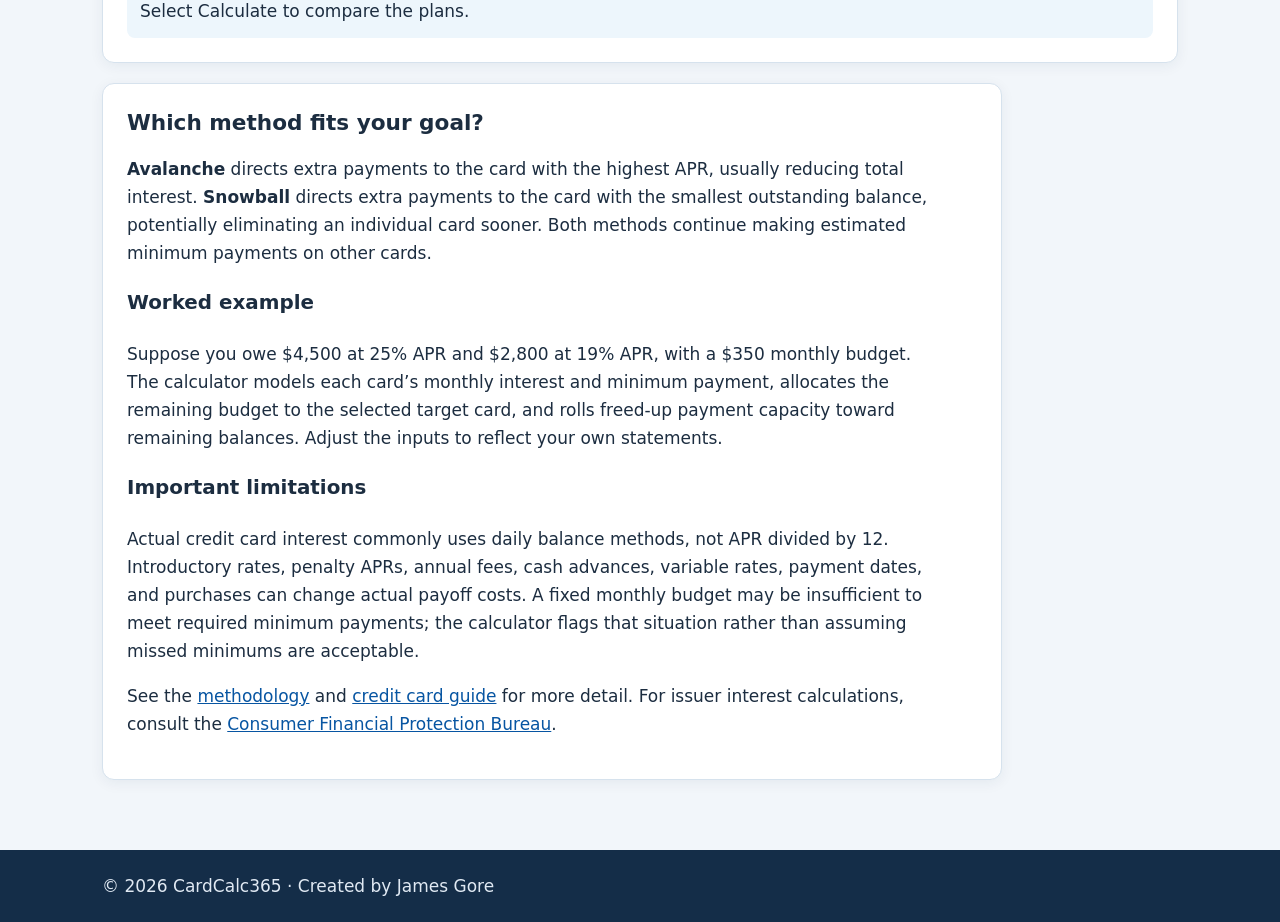
<file: planner.html>
<!doctype html><html lang="en"><head><meta charset="utf-8"><meta name="viewport" content="width=device-width,initial-scale=1"><meta name="theme-color" content="#142d48"><title>Multi-Card Debt Payoff Planner | CardCalc365</title><meta name="description" content="Compare credit card avalanche and snowball payoff methods, monthly budgets, interest costs, and export schedules."><link rel="canonical" href="https://cardcalc365.com/planner.html"><link rel="stylesheet" href="style.css"><script async src="https://pagead2.googlesyndication.com/pagead/js/adsbygoogle.js?client=ca-pub-5287196493103465" crossorigin="anonymous"></script><script defer src="planner.js"></script></head><body><a class="skip" href="#main">Skip to content</a><header><div class="wrap"><div class="brand"><a href="index.html">CardCalc365</a><small>Free US credit card planning tools</small></div><nav aria-label="Main navigation"><a href="index.html">Calculators</a><a href="planner.html" aria-current="page">Multi-Card Planner</a><a href="guide.html">Credit Card Guide</a><a href="examples.html">Examples</a><a href="methodology.html">Methodology</a><a href="faq.html">FAQ</a><a href="about.html">About</a><a href="privacy.html">Privacy</a><a href="terms.html">Terms</a></nav></div></header><main id="main" class="wrap"><p class="return"><a href="index.html">← Return to Calculator</a></p><section class="hero"><p class="eyebrow">Free U.S. credit card planning tool</p><h1>Multi-card payoff planner: avalanche vs. snowball</h1><p>See what happens when you direct one fixed monthly payment budget across up to five credit cards. Compare total interest and months to payoff, then export a detailed month-by-month schedule.</p><p class="note">Educational estimates, not issuer statements or financial advice. Assumes fixed APRs, monthly interest APR ÷ 12, no new spending or fees, and minimum payments calculated using the settings below. Issuers often calculate interest daily.</p></section>
<section class="panel"><h2>1. Enter your cards</h2><p>Use your latest statements for balances, purchase APRs, and minimum-payment terms. Blank rows are ignored.</p><div class="table-scroll"><table class="data-table"><thead><tr><th>Card label</th><th>Balance ($)</th><th>APR (%)</th></tr></thead><tbody id="cards"><tr><td><input aria-label="Card 1 label" id="name1" value="Card 1"></td><td><input aria-label="Card 1 balance" id="balance1" type="number" min="0" step="0.01" value="4500"></td><td><input aria-label="Card 1 APR" id="apr1" type="number" min="0" max="100" step="0.01" value="25"></td></tr><tr><td><input aria-label="Card 2 label" id="name2" value="Card 2"></td><td><input aria-label="Card 2 balance" id="balance2" type="number" min="0" step="0.01" value="2800"></td><td><input aria-label="Card 2 APR" id="apr2" type="number" min="0" max="100" step="0.01" value="19"></td></tr><tr><td><input aria-label="Card 3 label" id="name3" value="Card 3"></td><td><input aria-label="Card 3 balance" id="balance3" type="number" min="0" step="0.01" placeholder="Optional"></td><td><input aria-label="Card 3 APR" id="apr3" type="number" min="0" max="100" step="0.01" placeholder="Optional"></td></tr><tr><td><input aria-label="Card 4 label" id="name4" value="Card 4"></td><td><input aria-label="Card 4 balance" id="balance4" type="number" min="0" step="0.01" placeholder="Optional"></td><td><input aria-label="Card 4 APR" id="apr4" type="number" min="0" max="100" step="0.01" placeholder="Optional"></td></tr><tr><td><input aria-label="Card 5 label" id="name5" value="Card 5"></td><td><input aria-label="Card 5 balance" id="balance5" type="number" min="0" step="0.01" placeholder="Optional"></td><td><input aria-label="Card 5 APR" id="apr5" type="number" min="0" max="100" step="0.01" placeholder="Optional"></td></tr></tbody></table></div>
<div class="grid"><label>Combined monthly payment budget ($)<input id="budget" type="number" min="1" step="0.01" value="350"></label><label>Minimum payment percentage of statement balance (%)<input id="minpct" type="number" min="0" max="100" step="0.1" value="2"></label><label>Minimum dollar floor ($)<input id="minfloor" type="number" min="0" step="0.01" value="35"></label></div><p class="note">Estimated minimum per card is the greater of the percentage of balance, the dollar floor, or interest due plus $1, capped at the amount owed. Your issuer may use a different rule. Enter a budget that covers all minimums.</p><button type="button" id="calculate">Compare payoff strategies</button><div class="result" id="planner-result" role="status" aria-live="polite">Select Calculate to compare the plans.</div></section>
<section class="panel" id="schedule-panel" hidden><h2>2. Monthly payoff schedule</h2><label>Strategy to display <select id="strategy"><option value="avalanche">Avalanche — highest APR first</option><option value="snowball">Snowball — smallest balance first</option></select></label> <button type="button" id="download">Download schedule CSV</button><p id="schedule-summary"></p><div class="table-scroll"><table class="data-table"><thead><tr><th>Month</th><th>Payment</th><th>Interest</th><th>Remaining balance</th></tr></thead><tbody id="schedule"></tbody></table></div><p class="note">For full per-card details, download the CSV. Calculations retain full precision internally and round for display.</p></section>
<section class="panel article"><h2>Which method fits your goal?</h2><p><strong>Avalanche</strong> directs extra payments to the card with the highest APR, usually reducing total interest. <strong>Snowball</strong> directs extra payments to the card with the smallest outstanding balance, potentially eliminating an individual card sooner. Both methods continue making estimated minimum payments on other cards.</p><h3>Worked example</h3><p>Suppose you owe $4,500 at 25% APR and $2,800 at 19% APR, with a $350 monthly budget. The calculator models each card’s monthly interest and minimum payment, allocates the remaining budget to the selected target card, and rolls freed-up payment capacity toward remaining balances. Adjust the inputs to reflect your own statements.</p><h3>Important limitations</h3><p>Actual credit card interest commonly uses daily balance methods, not APR divided by 12. Introductory rates, penalty APRs, annual fees, cash advances, variable rates, payment dates, and purchases can change actual payoff costs. A fixed monthly budget may be insufficient to meet required minimum payments; the calculator flags that situation rather than assuming missed minimums are acceptable.</p><p>See the <a href="methodology.html">methodology</a> and <a href="guide.html">credit card guide</a> for more detail. For issuer interest calculations, consult the <a href="https://www.consumerfinance.gov/ask-cfpb/how-does-my-credit-card-company-calculate-the-amount-of-interest-i-owe-en-51/" rel="noopener noreferrer">Consumer Financial Protection Bureau</a>.</p></section></main><footer><div class="wrap">© <span class="year">2026</span> CardCalc365 · Created by James Gore</div></footer></body></html>
</file>
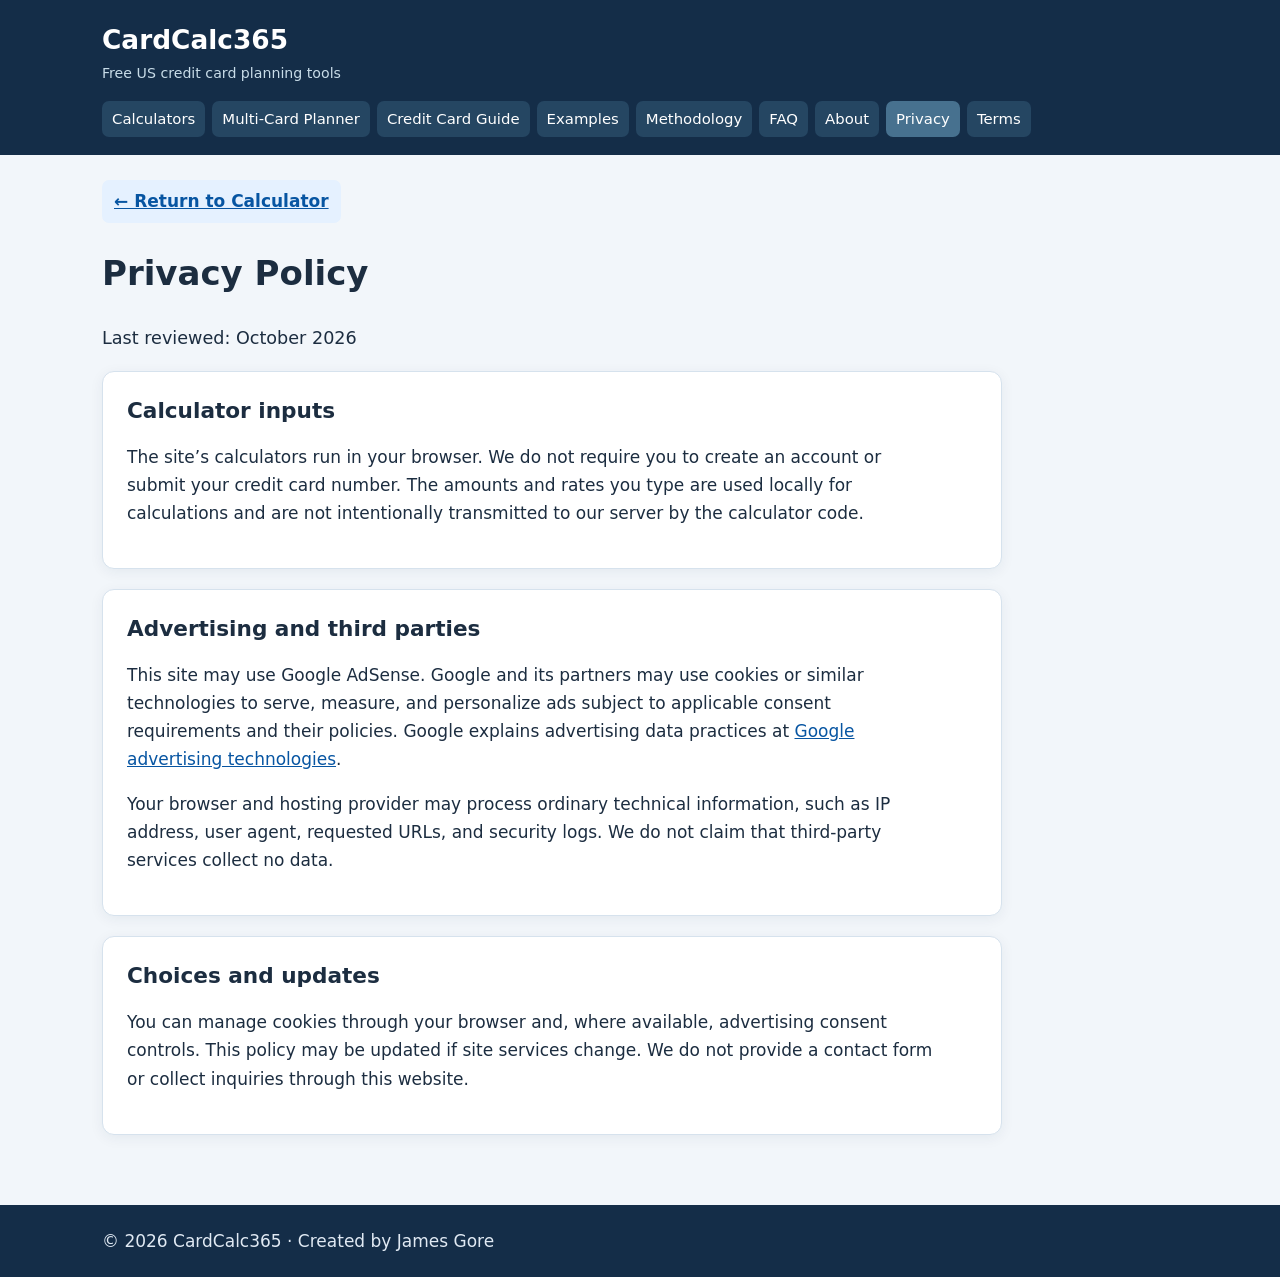
<file: privacy.html>
<!doctype html><html lang="en"><head><meta charset="utf-8"><meta name="viewport" content="width=device-width,initial-scale=1"><meta name="theme-color" content="#142d48"><title>Privacy Policy | CardCalc365</title><meta name="description" content="Privacy policy for CardCalc365"><link rel="canonical" href="https://cardcalc365.com/privacy.html"><link rel="stylesheet" href="style.css"><script async src="https://pagead2.googlesyndication.com/pagead/js/adsbygoogle.js?client=ca-pub-5287196493103465" crossorigin="anonymous"></script><script defer src="script.js"></script></head><body><a class="skip" href="#main">Skip to content</a><header><div class="wrap"><div class="brand"><a href="index.html">CardCalc365</a><small>Free US credit card planning tools</small></div><nav aria-label="Main navigation"><a href="index.html">Calculators</a><a href="planner.html">Multi-Card Planner</a><a href="guide.html">Credit Card Guide</a><a href="examples.html">Examples</a><a href="methodology.html">Methodology</a><a href="faq.html">FAQ</a><a href="about.html">About</a><a href="privacy.html" aria-current="page">Privacy</a><a href="terms.html">Terms</a></nav></div></header><main id="main" class="wrap"><p class="return"><a href="index.html">← Return to Calculator</a></p><h1>Privacy Policy</h1><p class="lede">Last reviewed: October 2026</p><section class="panel article"><h2>Calculator inputs</h2><p>The site’s calculators run in your browser. We do not require you to create an account or submit your credit card number. The amounts and rates you type are used locally for calculations and are not intentionally transmitted to our server by the calculator code.</p></section><section class="panel article"><h2>Advertising and third parties</h2><p>This site may use Google AdSense. Google and its partners may use cookies or similar technologies to serve, measure, and personalize ads subject to applicable consent requirements and their policies. Google explains advertising data practices at <a href="https://policies.google.com/technologies/ads">Google advertising technologies</a>.</p><p>Your browser and hosting provider may process ordinary technical information, such as IP address, user agent, requested URLs, and security logs. We do not claim that third-party services collect no data.</p></section><section class="panel article"><h2>Choices and updates</h2><p>You can manage cookies through your browser and, where available, advertising consent controls. This policy may be updated if site services change. We do not provide a contact form or collect inquiries through this website.</p></section></main><footer><div class="wrap">© <span class="year">2026</span> CardCalc365 · Created by James Gore</div></footer></body></html>
</file>
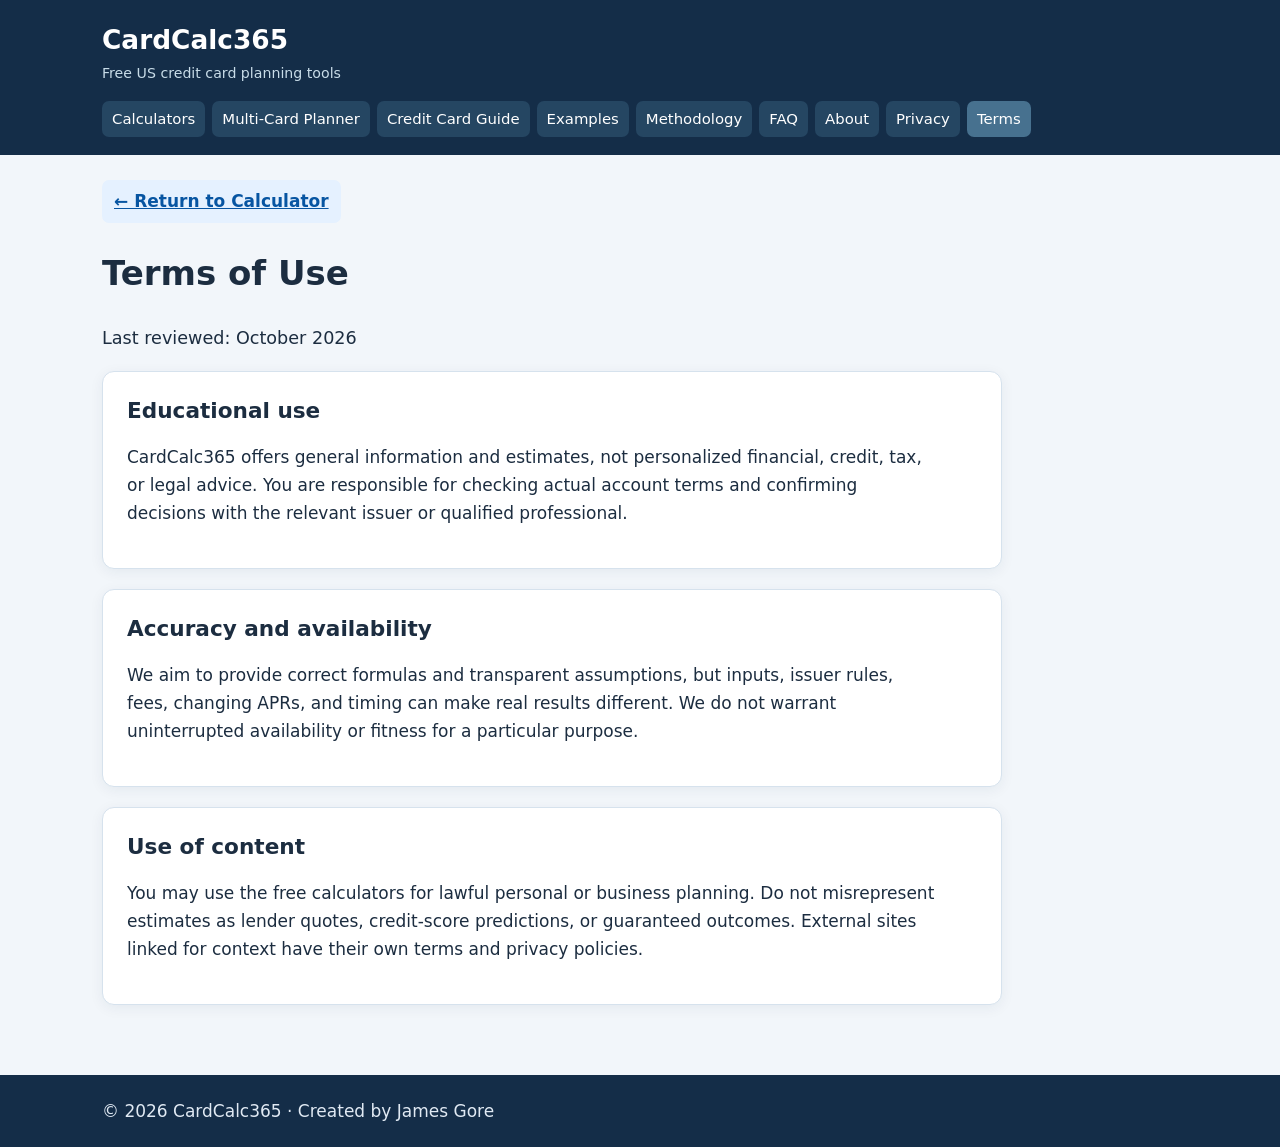
<file: terms.html>
<!doctype html><html lang="en"><head><meta charset="utf-8"><meta name="viewport" content="width=device-width,initial-scale=1"><meta name="theme-color" content="#142d48"><title>Terms of Use | CardCalc365</title><meta name="description" content="Terms of use and calculation limitations"><link rel="canonical" href="https://cardcalc365.com/terms.html"><link rel="stylesheet" href="style.css"><script async src="https://pagead2.googlesyndication.com/pagead/js/adsbygoogle.js?client=ca-pub-5287196493103465" crossorigin="anonymous"></script><script defer src="script.js"></script></head><body><a class="skip" href="#main">Skip to content</a><header><div class="wrap"><div class="brand"><a href="index.html">CardCalc365</a><small>Free US credit card planning tools</small></div><nav aria-label="Main navigation"><a href="index.html">Calculators</a><a href="planner.html">Multi-Card Planner</a><a href="guide.html">Credit Card Guide</a><a href="examples.html">Examples</a><a href="methodology.html">Methodology</a><a href="faq.html">FAQ</a><a href="about.html">About</a><a href="privacy.html">Privacy</a><a href="terms.html" aria-current="page">Terms</a></nav></div></header><main id="main" class="wrap"><p class="return"><a href="index.html">← Return to Calculator</a></p><h1>Terms of Use</h1><p class="lede">Last reviewed: October 2026</p><section class="panel article"><h2>Educational use</h2><p>CardCalc365 offers general information and estimates, not personalized financial, credit, tax, or legal advice. You are responsible for checking actual account terms and confirming decisions with the relevant issuer or qualified professional.</p></section><section class="panel article"><h2>Accuracy and availability</h2><p>We aim to provide correct formulas and transparent assumptions, but inputs, issuer rules, fees, changing APRs, and timing can make real results different. We do not warrant uninterrupted availability or fitness for a particular purpose.</p></section><section class="panel article"><h2>Use of content</h2><p>You may use the free calculators for lawful personal or business planning. Do not misrepresent estimates as lender quotes, credit-score predictions, or guaranteed outcomes. External sites linked for context have their own terms and privacy policies.</p></section></main><footer><div class="wrap">© <span class="year">2026</span> CardCalc365 · Created by James Gore</div></footer></body></html>
</file>
<file: style.css>
*{box-sizing:border-box}body{margin:0;background:#f2f6fa;color:#1c2d40;font:17px/1.65 system-ui,-apple-system,Segoe UI,sans-serif}a{color:#0755a2}a:hover{text-decoration-thickness:2px}.wrap{max-width:1120px;margin:auto;padding:0 22px}header{background:#142d48;color:white;padding:18px 0}header a{color:white}.brand a{font-size:1.65rem;font-weight:800;text-decoration:none}.brand small{display:block;color:#c8dce8}nav{display:flex;flex-wrap:wrap;gap:7px;margin-top:16px}nav a{padding:6px 10px;border-radius:7px;background:#254662;text-decoration:none;font-size:.93rem}nav a:hover,nav a[aria-current]{background:#47718f}main{padding-top:25px!important;padding-bottom:50px!important}.hero{padding:27px 29px;background:#e5f1ff;border-radius:14px;margin-bottom:22px}.hero h1{font-size:clamp(1.9rem,4vw,2.65rem);line-height:1.17}.eyebrow{text-transform:uppercase;letter-spacing:.1em;font-size:.78rem;font-weight:800;color:#165f92}.note{border-left:4px solid #1c6ca2;padding:10px 14px;background:white}.grid{display:grid;grid-template-columns:repeat(auto-fit,minmax(min(100%,320px),1fr));gap:20px}.panel{background:white;border:1px solid #d6e2ed;border-radius:12px;padding:24px;margin-bottom:20px;box-shadow:0 3px 14px #142d4810}.panel h2{font-size:1.35rem;line-height:1.35;margin-top:0}.article{max-width:900px}.article p{max-width:75ch}.lede{font-size:1.1rem}label{display:block;font-weight:650;margin:12px 0}input{display:block;width:100%;padding:11px 12px;font:inherit;border:1px solid #8296a8;border-radius:7px;margin-top:4px}button{padding:12px 18px;background:#1167a7;border:0;color:white;border-radius:7px;font:inherit;font-weight:700;cursor:pointer}button:hover{background:#084c80}button:focus-visible,a:focus-visible,input:focus-visible{outline:3px solid #ffb72b;outline-offset:2px}.result{margin-top:14px;padding:13px;background:#edf6fc;border-radius:8px;min-height:52px;overflow-wrap:anywhere}.result.error{background:#fff0eb;color:#842d14}.return{margin:0 0 18px;font-weight:750}.return a{display:inline-block;padding:7px 12px;background:#e5f1ff;border-radius:7px}svg{width:100%;height:auto;background:#f9fcff;border:1px solid #e0eaf3;border-radius:8px}footer{padding:22px 0;background:#142d48;color:#e0e9f3}.skip{position:absolute;left:-9999px}.skip:focus{left:12px;top:12px;background:white;padding:10px;z-index:10}@media(max-width:600px){.wrap{padding:0 14px}.panel{padding:18px}.hero{padding:18px}nav a{font-size:.85rem}}
.table-scroll{overflow-x:auto;margin:12px 0}.data-table{border-collapse:collapse;width:100%;min-width:570px}.data-table th,.data-table td{padding:9px;border:1px solid #d4e2ef;text-align:left}.data-table input{width:100%;min-width:100px;box-sizing:border-box}.data-table th{background:#e8f3fc}.grid{display:grid;grid-template-columns:repeat(auto-fit,minmax(200px,1fr));gap:14px;margin:16px 0}.grid label{display:block;font-weight:650}.grid input{display:block;width:100%;box-sizing:border-box;margin-top:6px}select{padding:10px;margin:8px;border-radius:6px;border:1px solid #8a9eae}#schedule-panel[hidden]{display:none}
</file>
